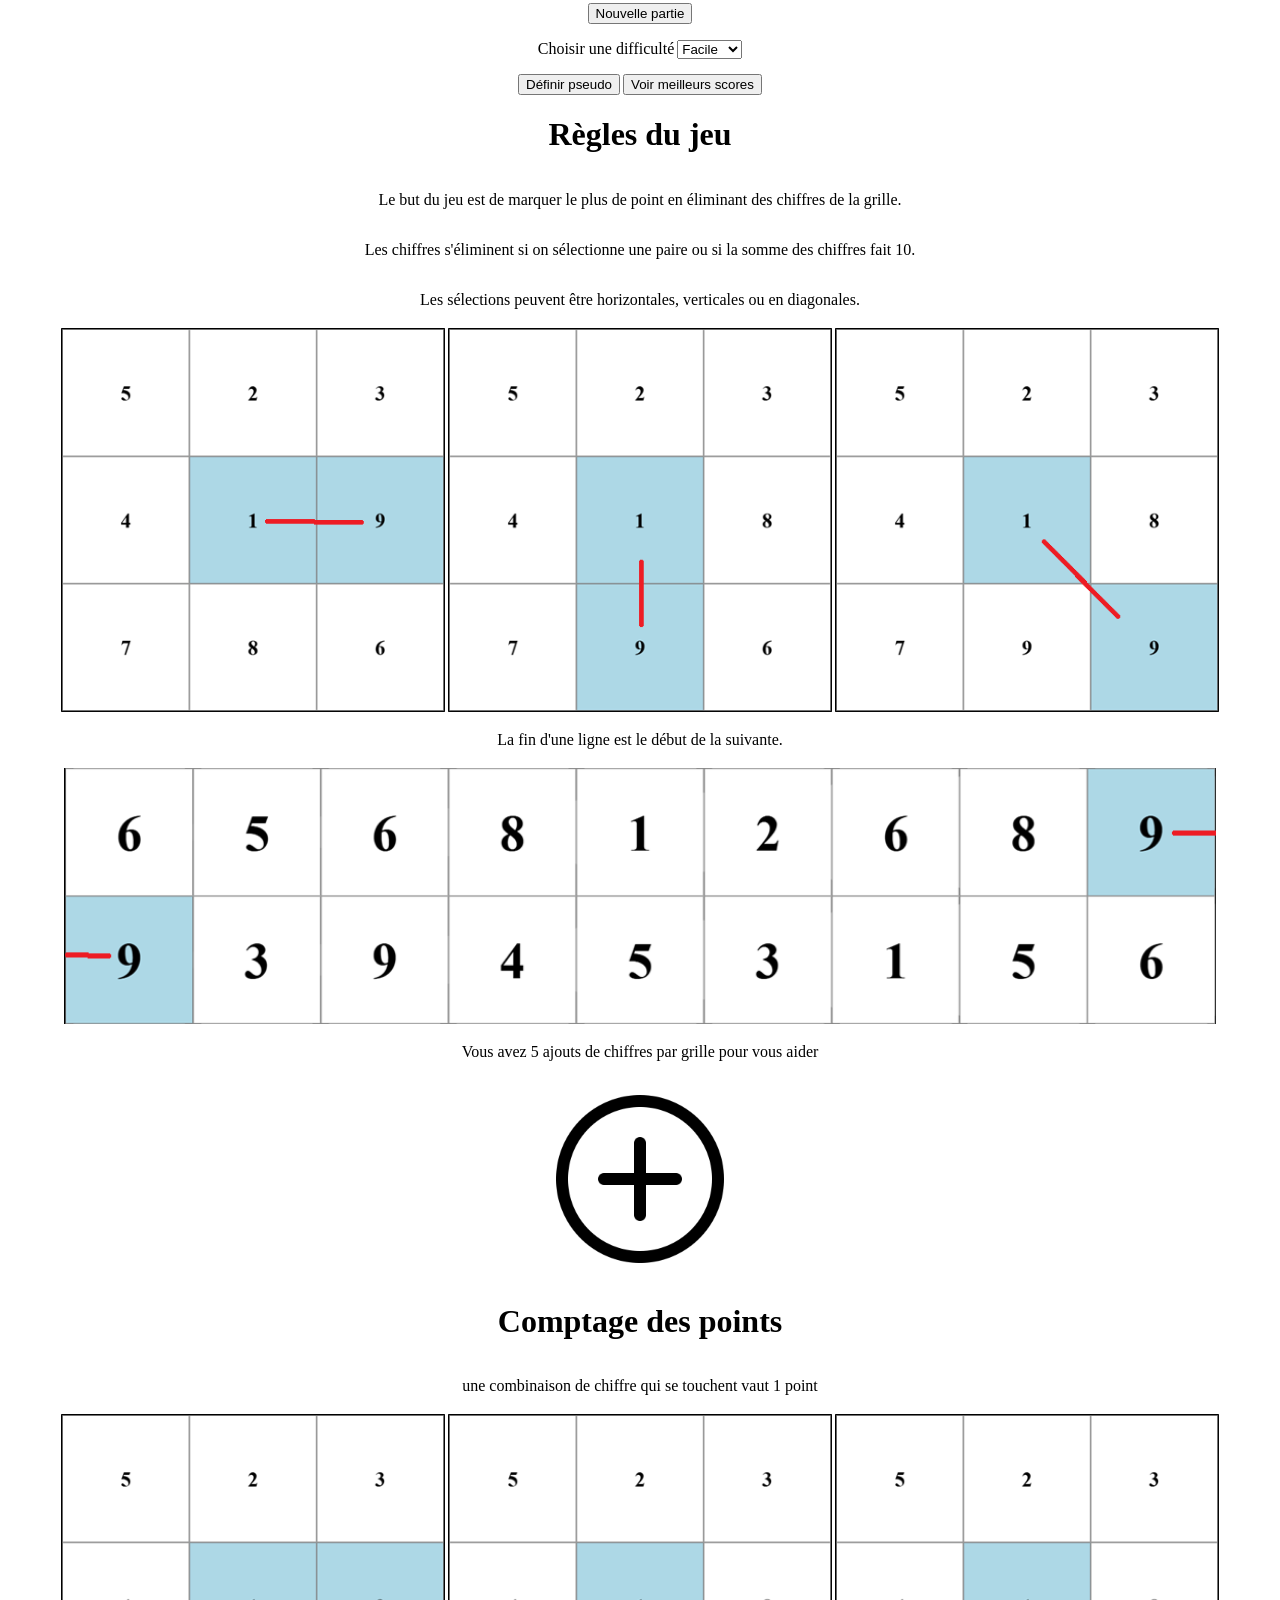
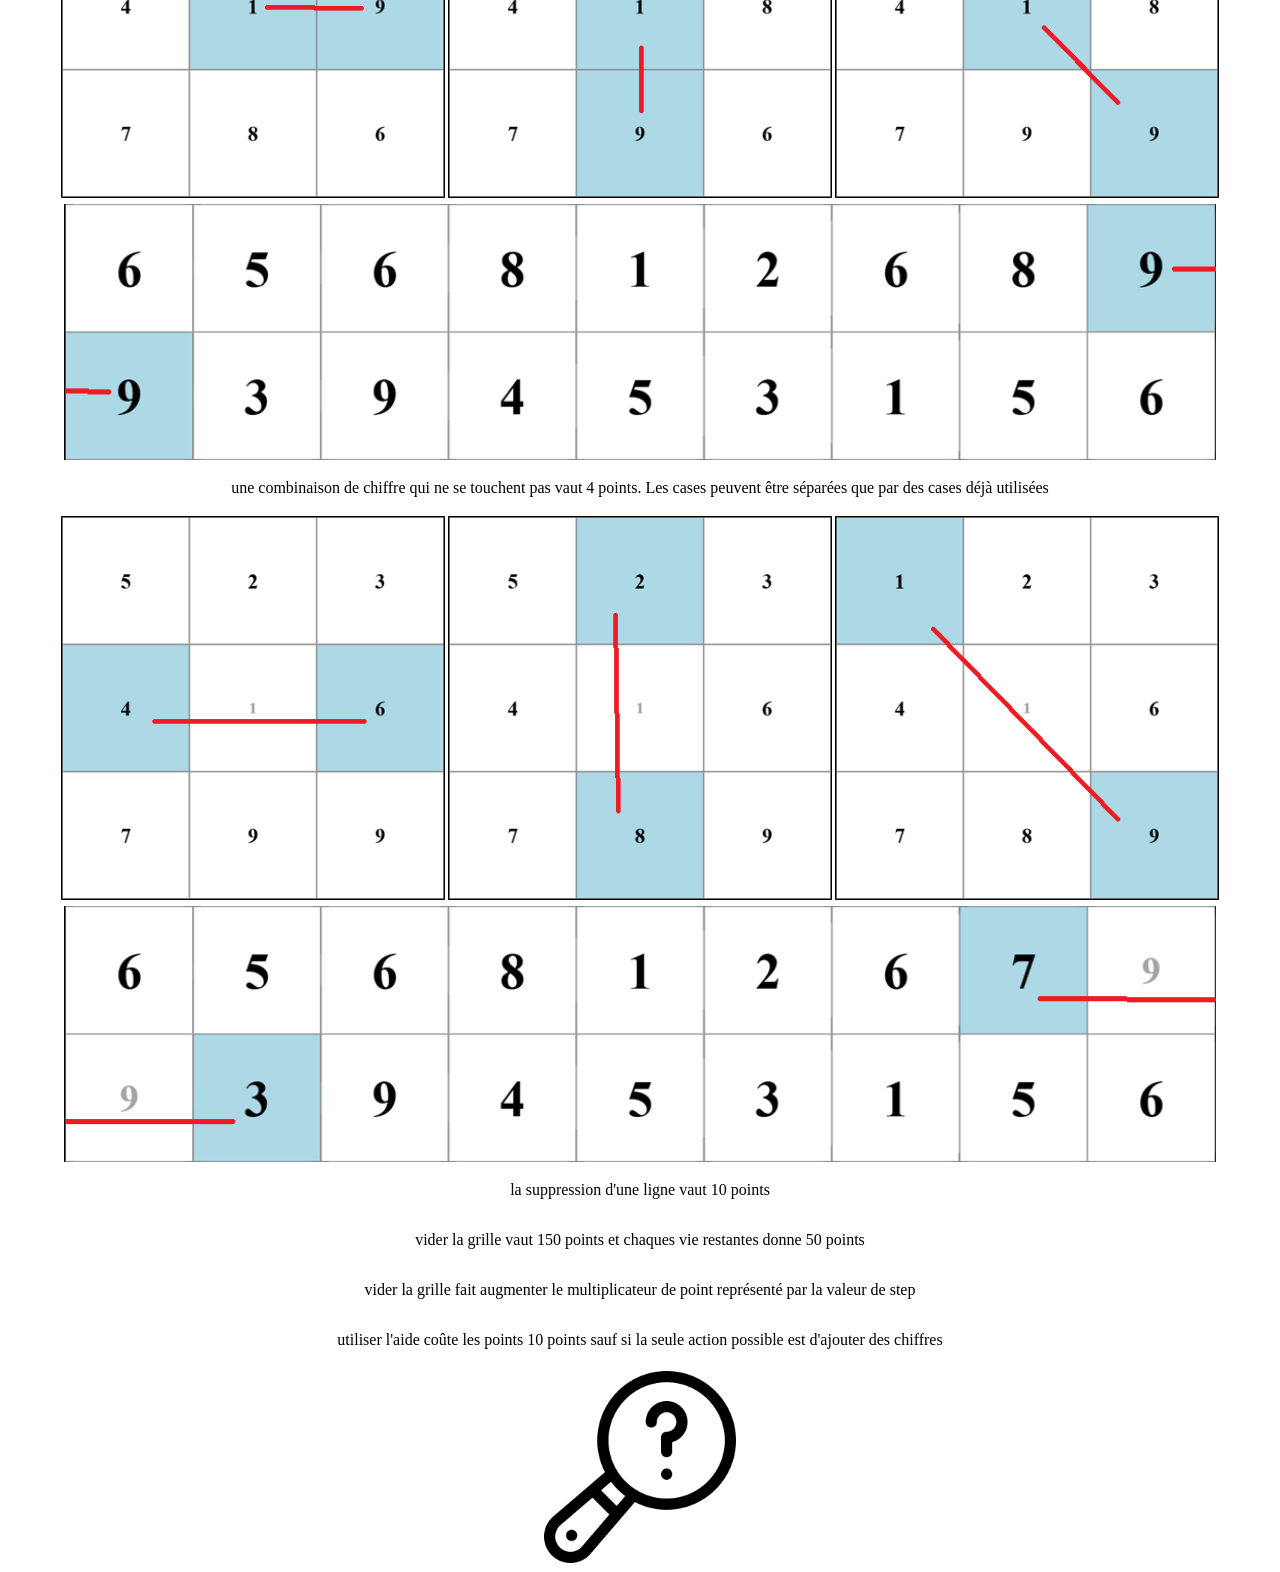
<file: index.html>
<!DOCTYPE html>
<html lang="fr">
<head>
    <meta charset="UTF-8">
    <meta name="viewport" content="width=device-width, initial-scale=1.0">
    <title>Number match</title>
    
    <link rel="stylesheet" href="styles.css">
    <script src="./Scripts/menu.js" defer></script>
    <script src="./Scripts/links.js" defer></script>
    <script src="./Scripts/data.js" defer></script>
    <script src="./Scripts/comAPI.js" defer></script>
</head>
<body>
    <div class="mode">
        <button id ="ng">
            Nouvelle partie
        </button>
        <button id ="lg">
            Reprendre partie
        </button>
    </div>
    <div class="mode">
        <p>Choisir une difficulté</p>
        <select id="level">
            <option value="facile">Facile</option>
            <option value="moyen">Moyen</option>
            <option value="difficile">Difficile</option>
        </select>
    </div>
    <div class="mode">
        <button id ="ps">
            Définir pseudo
        </button>
        <button id ="hs">
            Voir meilleurs scores
        </button>
    </div>
    <div id="menu">
        <div class="menu_line">
            <p>Pseudo</p>
            <input type="text" id="psi" autocomplete="username" name="username">
        </div>
        <div class="menu_line">
            <button id="apply">Appliquer</button>
            <button id="restore">Reset</button>
        </div>
    </div>
    <h1>Règles du jeu</h1>
    <p>Le but du jeu est de marquer le plus de point en éliminant des chiffres de la grille.</p>
    <p>Les chiffres s'éliminent si on sélectionne une paire ou si la somme des chiffres fait 10.</p>
    <p>Les sélections peuvent être horizontales, verticales ou en diagonales.</p> 
    
    <div class="demo">
        <img src="./Ressources/horizontal.png" />
        <img src="./Ressources/vertical.png" />
        <img src="./Ressources/diag.png" />
    </div>

    <p>La fin d'une ligne est le début de la suivante.</p>
    <div class="demo2">
        <img src="./Ressources/fin.png" /> 
    </div>    
    <p>Vous avez 5 ajouts de chiffres par grille pour vous aider</p>
    <div class="demo3">
        <img src="./Ressources/add.png" />
    </div>
    <h1>Comptage des points</h1>
    <p>une combinaison de chiffre qui se touchent vaut 1 point</p>
    <div class="demo">
        <img src="./Ressources/horizontal.png" />
        <img src="./Ressources/vertical.png" />
        <img src="./Ressources/diag.png" />
    </div>
    <div class="demo2">
        <img src="./Ressources/fin.png" />
    </div>
    <p>une combinaison de chiffre qui ne se touchent pas vaut 4 points. Les cases peuvent être séparées que par des cases déjà utilisées</p>
    
    <div class="demo"> 
        <img src="./Ressources/horizontal2.png" />
        <img src="./Ressources/vertical2.png" />
        <img src="./Ressources/d2.png" />
    </div>
    <div class="demo2">
        <img src="./Ressources/end.png" />
    </div>
    <p>la suppression d'une ligne vaut 10 points</p>
    <p>vider la grille vaut 150 points et chaques vie restantes donne 50 points</p>
    <p>vider la grille fait augmenter le multiplicateur de point représenté par la valeur de step</p>
    <p>utiliser l'aide coûte les points 10 points sauf si la seule action possible est d'ajouter des chiffres</p>
    <div class ="demo3">
       <img src="./Ressources/help.png" />
    </div>
    
</body>
</html>
</file>
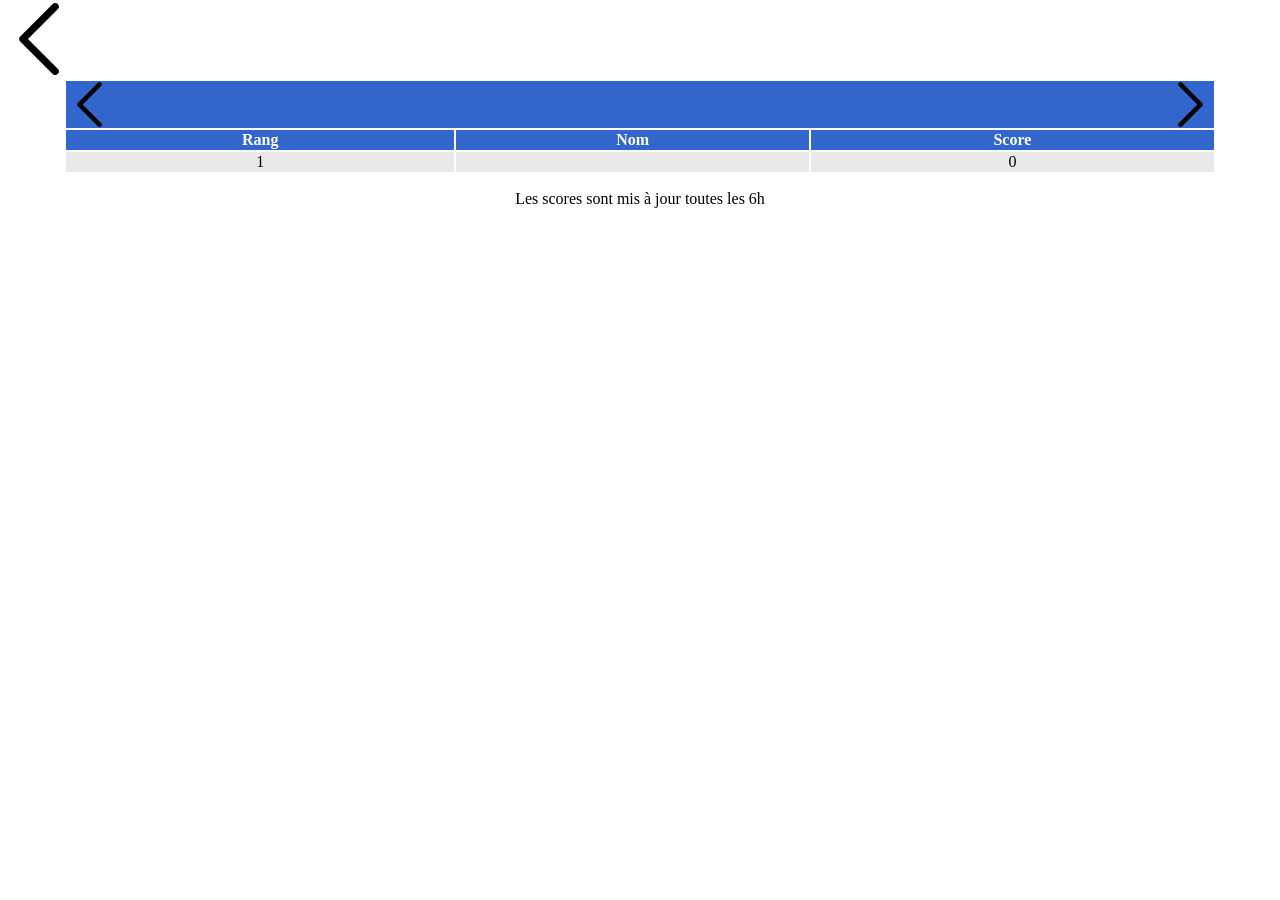
<file: podium.html>
<!DOCTYPE html>
<html lang="fr">
    <head>
        <meta charset="UTF-8">
        <meta name="viewport" content="width=device-width, initial-scale=1.0">
        <title>Number match</title>
        
        <link rel="stylesheet" href="styles.css">
        <script src="./Scripts/scores.js" defer></script>
        <script src="./Scripts/links.js" defer></script>
        <script src="./Scripts/data.js" defer></script>
        <script src="./Scripts/comAPI.js" defer></script>
    </head>
    <body>
        <div id = "back">
            <img src="./Ressources/back.png" alt="back button" />
        </div>
        <table class = "scoreBoard">
            <thead>
                <tr>
                    <th colspan="3">
                        <div class="header-row">
                            <img id="left" src="./Ressources/back.png" alt="Left Icon">
                            <span class="header-title">Mode 2</span>
                            <img id="right"src="./Ressources/back.png" alt="Right Icon">
                        </div>
                    </th>
                </tr>
                <tr>
                    <th>Rang</th>
                    <th>Nom</th>
                    <th>Score</th>
                </tr>
            </thead>
            <tbody class="board-content">
              
            </tbody>
          </table>
          <p>Les scores sont mis à jour toutes les 6h</p>
    </body>
</html>
</file>
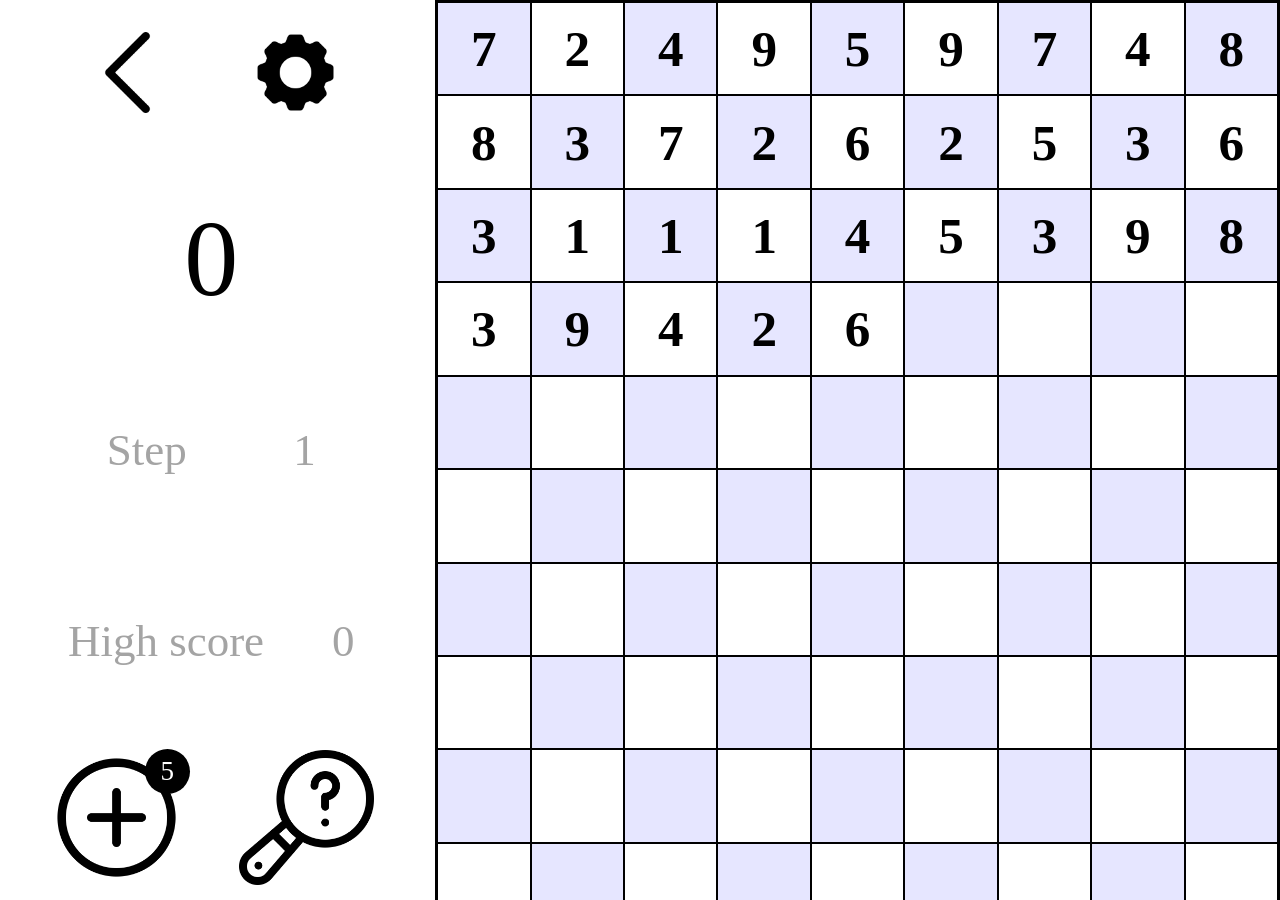
<file: Landscape/game.html>
<!DOCTYPE html>
<html lang="en">
    <head>
        <meta charset="UTF-8">
        <meta name="viewport" content="width=device-width, initial-scale=1, maximum-scale=1, user-scalable=no">

        <title>Number match</title>
        <link rel="stylesheet" href="styles.css">
        
        <script src="../Scripts/element.js" defer></script>
        <script src="../Scripts/game.js" defer></script>
        <script src="../Scripts/script.js" defer></script>
        <script src="../Scripts/solver.js" defer></script>
        <script src="../Scripts/grid.js" defer></script>
        <script src="../Scripts/input.js" defer></script>
        <script src="../Scripts/check.js" defer></script>
        <script src="../Scripts/customization.js" defer></script>
        <script src="../Scripts/links.js" defer></script>
        <script src="../Scripts/data.js" defer></script>
        <script src="../Scripts/comAPI.js" defer></script>
    </head>
    <body>
        <div id="menu">
            <div class="menu_line">
                <button id="apply">Appliquer</button>
                <button id="restore">Reset</button>
            </div>

            
            <div class="menu_line">
                <p>Fond</p>
                <input type="color" class="colorPicker" id="bck">
            </div>

            <div class="menu_line">
                <p>Score</p>
                <input type="color" class="colorPicker" id="scor">
            </div>

            <div class="menu_line">
                <p>Infos</p>
                <input type="color" class="colorPicker" id="subtxt">
            </div>

            <div class="menu_line">
                <p>Boutons</p>
                <input type="color" class="colorPicker" id="btn">
            </div>

            <div class="menu_line">
                <p>Bord</p>
                <input type="color" class="colorPicker" id="brd">
            </div>

            <div class="menu_line">
                <p>Damier A</p>
                <input type="color" class="colorPicker" id="bckpair">
            </div>

            
            <div class="menu_line">
                <p>Damier B</p>
                <input type="color" class="colorPicker" id="bckimpair">
            </div>
            
            <div class="menu_line">
                <p>Selection</p>
                <input type="color" class="colorPicker" id="sel">
            </div>

            <div class="menu_line">
                <p>Indice</p>
                <input type="color" class="colorPicker" id="clu">
            </div>

            <div class="menu_line">
                <p>Erreur</p>
                <input type="color" class="colorPicker" id="fail">
            </div>

            <div class="menu_line">
                <p>Nombre valide</p>
                <input type="color" class="colorPicker" id="valNum">
            </div>
            
            <div class="menu_line">
                <p>Nombre mort</p>
                <input type="color" class="colorPicker" id="deadNum">
            </div>
            
            <div class="menu_line">
                <p>Nombre selection</p>
                <input type="color" class="colorPicker" id="selNum">
            </div>
            
            <div class="menu_line">
                <p>Nombre indice</p>
                <input type="color" class="colorPicker" id="cluNum">
            </div>
            
            <div class="menu_line">
                <p>Nombre erreur</p>
                <input type="color" class="colorPicker" id="failNum">
            </div>
        </div>
        
        <div id="sideBand">
            <div class="section">
                <div id = "back" class =" imgContain">
                    <img class="btn-img" src="../Ressources/back.png" data-original-src="../Ressources/back.png" alt="back button" />
                </div>
                <div id ="opt" class =" imgContain">
                    <img class="btn-img" src="../Ressources/opt.png" data-original-src="../Ressources/opt.png" alt="option button" />
                </div>
            </div>
            <div id ="score" class="section"></div>
            
            <div id = "stepSection" class ="section headed">
                <div class ="subElement">Step</div>
                <div id="step" class ="subElement"></div>
            </div>
            <div id ="highSection" class ="section headed">
                <div class ="subElement">High score</div>
                <div id="highScore"  class ="subElement"></div>
            </div>

            <div class="section">
                <div id = "add" class ="botElement ">
                    <button id ="addBtn" status="0">
                        <img class="btn-img" src="../Ressources/add.png" data-original-src="../Ressources/add.png" alt="add button" />
                    </button>
                    <div id ="life" class ="botTag"></div>
                </div>
                <div id ="help" class="botElement ">
                    <button id="help">
                        <img class="btn-img" src="../Ressources/help.png" data-original-src="../Ressources/help.png" alt="help button" />
                    </button>

                </div>
            </div>
        </div>
        <div id="content">
            <table class="grid-table">
              <tbody>

              </tbody>
            </table>
        </div>
    </body>
</html>
</file>
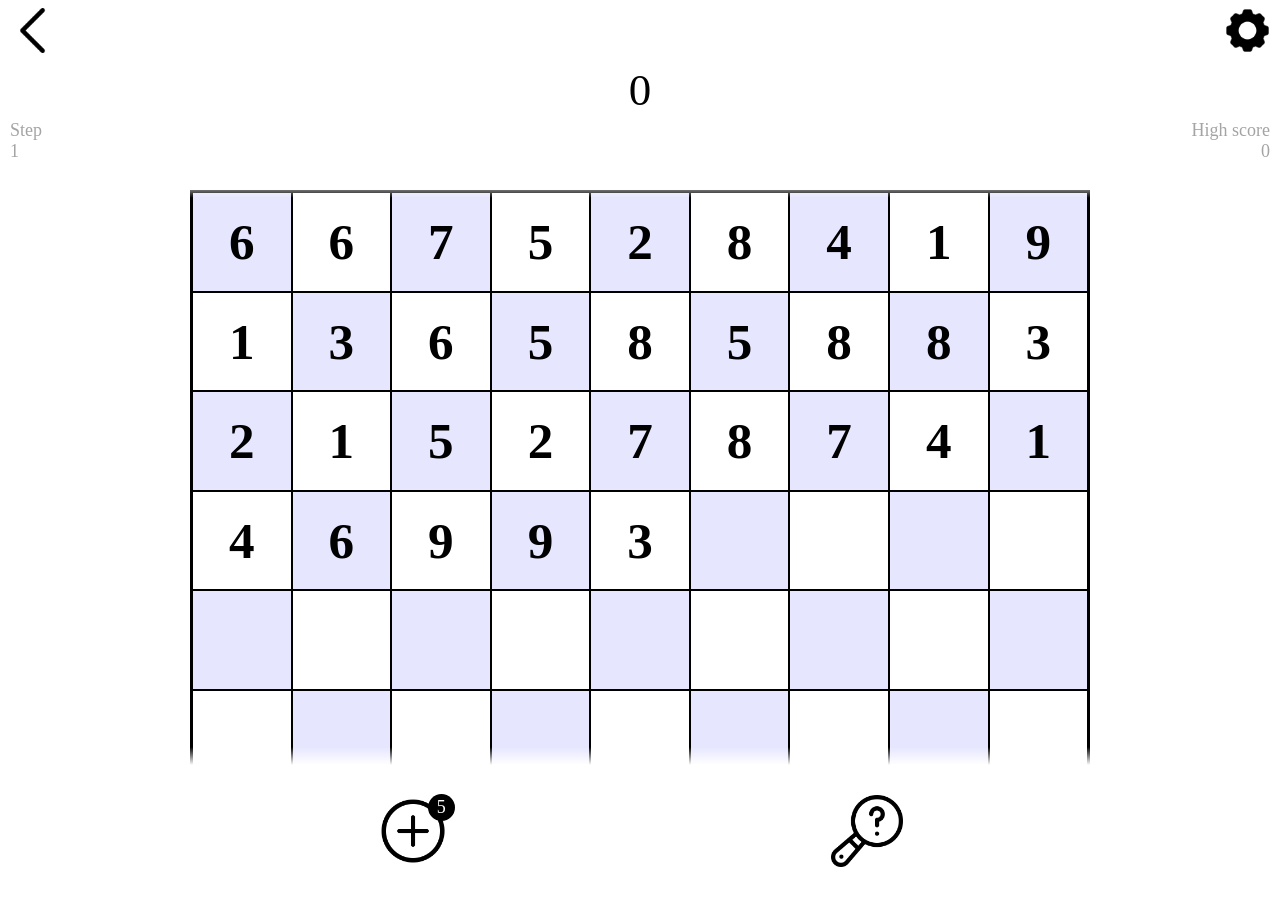
<file: Portrait/game.html>
<!DOCTYPE html>
<html lang="en">
    <head>
        <meta charset="UTF-8">
        <meta name="viewport" content="width=device-width, initial-scale=1, maximum-scale=1, user-scalable=no">

        <title>Number match</title>
        <link rel="stylesheet" href="styles.css">
        
        <script src="../Scripts/element.js" defer></script>
        <script src="../Scripts/game.js" defer></script>
        <script src="../Scripts/script.js" defer></script>
        <script src="../Scripts/solver.js" defer></script>
        <script src="../Scripts/grid.js" defer></script>
        <script src="../Scripts/input.js" defer></script>
        <script src="../Scripts/check.js" defer></script>
        <script src="../Scripts/customization.js" defer></script>
        <script src="../Scripts/links.js" defer></script>
        <script src="../Scripts/data.js" defer></script>
        <script src="../Scripts/comAPI.js" defer></script>
    </head>
    <body>
        <div id="menu">
            <div class="menu_line">
                <button id="apply">Appliquer</button>
                <button id="restore">Reset</button>
            </div>

            
            <div class="menu_line">
                <p>Fond</p>
                <input type="color" class="colorPicker" id="bck">
            </div>

            <div class="menu_line">
                <p>Score</p>
                <input type="color" class="colorPicker" id="scor">
            </div>

            <div class="menu_line">
                <p>Infos</p>
                <input type="color" class="colorPicker" id="subtxt">
            </div>

            <div class="menu_line">
                <p>Boutons</p>
                <input type="color" class="colorPicker" id="btn">
            </div>

            <div class="menu_line">
                <p>Bord</p>
                <input type="color" class="colorPicker" id="brd">
            </div>

            <div class="menu_line">
                <p>Damier A</p>
                <input type="color" class="colorPicker" id="bckpair">
            </div>

            
            <div class="menu_line">
                <p>Damier B</p>
                <input type="color" class="colorPicker" id="bckimpair">
            </div>
            
            <div class="menu_line">
                <p>Selection</p>
                <input type="color" class="colorPicker" id="sel">
            </div>

            <div class="menu_line">
                <p>Indice</p>
                <input type="color" class="colorPicker" id="clu">
            </div>

            <div class="menu_line">
                <p>Erreur</p>
                <input type="color" class="colorPicker" id="fail">
            </div>

            <div class="menu_line">
                <p>Nombre valide</p>
                <input type="color" class="colorPicker" id="valNum">
            </div>
            
            <div class="menu_line">
                <p>Nombre mort</p>
                <input type="color" class="colorPicker" id="deadNum">
            </div>
            
            <div class="menu_line">
                <p>Nombre selection</p>
                <input type="color" class="colorPicker" id="selNum">
            </div>
            
            <div class="menu_line">
                <p>Nombre indice</p>
                <input type="color" class="colorPicker" id="cluNum">
            </div>
            
            <div class="menu_line">
                <p>Nombre erreur</p>
                <input type="color" class="colorPicker" id="failNum">
            </div>
        </div>

        <div id="topBand">
            <div id = "back" class ="topElement imgContain">
                <img class="btn-img" src="../Ressources/back.png" data-original-src="../Ressources/back.png" alt="back button" />
            </div>
            <div id ="opt" class ="topElement imgContain">
                <img class="btn-img" src="../Ressources/opt.png" data-original-src="../Ressources/opt.png" alt="option button" />
            </div>
            <div id ="score" class="topElement"></div>
            <div id = "stepSection" class ="topElement">
                <div class ="subTopElement">Step</div>
                <div id="step" class ="subTopElement"></div>
            </div>
            <div id ="highSection" class ="topElement">
                <div class ="subTopElement">High score</div>
                <div id="highScore"  class ="subTopElement"></div>
            </div>
        </div>
        <div id="content">
            <table class="grid-table">
              <tbody>

              </tbody>
            </table>
        </div>
        <div id="botBand">
            <div id = "add" class ="botElement ">
                <button id ="addBtn" status="0">
                    <img class="btn-img" src="../Ressources/add.png" data-original-src="../Ressources/add.png" alt="add button" />
                </button>
                <div id ="life" class ="botTag"></div>
            </div>
            <div id ="help" class="botElement ">
                <button id="help">
                    <img class="btn-img" src="../Ressources/help.png" data-original-src="../Ressources/help.png" alt="help button" />
                </button>

            </div>
        </div>
        <div id="topTrans"></div>
        <div id="botTrans"></div>
    </body>
</html>
</file>
<file: styles.css>
/* styles.css */
body {
    margin: 0;
    padding: 3px;
    display: flex;
    flex-direction: column;
    
    align-items: center; /* Centre horizontalement */
    justify-content: space-evenly;
}
.mode{
    gap: 3px;
    width: auto;
    display: flex;
    flex-direction: row;
    align-items: center; /* Aligne verticalement le contenu */
    justify-content:space-evenly; /* Aligne horizontalement le contenu */
}

#menu {
    display: none; /* Invisible par défaut */
    position: fixed;
    top: 50%;
    left: 50%;
    transform: translate(-50%, -50%); /* Centrage */
    background-color: white;
    border: 1px solid #000000;
    padding: 20px;
    z-index: 1000;
    border-radius: 10px;
    max-width: 90dvw;
    max-height: 90dvh;
    overflow-y: auto; /* Permet au contenu de défiler verticalement */
  }

.menu_line {
    height: 10%; /* 10% de la hauteur du menu */
    width:  100%; /* 100% de la largeur du menu */
    display: flex;
    align-items: center; /* vertical alignment */
    justify-content: space-between; /* spacing entre éléments */
}

.menu_line p {
    /* Appliquer des styles au <p> dans .menu_line */
    margin: 5px; /* Par exemple, mettre le texte en rouge */
  }

.menu_line input {
    /* Appliquer des styles au <p> dans .menu_line */
    margin: 5px; /* Par exemple, mettre le texte en rouge */
}

.demo {
    padding: 3px;
    gap: 3px;
    display: flex; /* Flexbox pour aligner le contenu */
    flex-direction: row;
    align-items: center; /* Aligne verticalement le contenu */
    justify-content:space-evenly; /* Aligne horizontalement le contenu */
}
.demo2 {
    padding: 3px;
    display: flex; /* Flexbox pour aligner le contenu */
    align-items: center; /* Aligne verticalement le contenu */
}

.demo3 {
    padding: 3px;
    gap: 3px;
    display: flex; /* Flexbox pour aligner le contenu */
    align-items: center; /* Aligne verticalement le contenu */
}

.demo img{
    height : auto;
    width: 30dvw;
    
}

.demo2 img{
    height : auto;
    width: 90dvw;
    
}


.demo3 img{
    margin: 3px;
    height : auto;
    width: 15dvw;
    
}

#back{
    width: 100%;
    align-items: left; /* Aligne verticalement le contenu */

}

#back img{
    height: 8dvh;
    width: auto;
}

table {
    width: 90dvw;
    border-spacing: 2px;


}

thead {
    background-color: #3366cc;
    color: white;
    font-weight: bold;
  }

  .header-row{
    display: flex; /* Flexbox pour aligner le contenu */
    flex-direction: row;
    align-items: center; /* Aligne verticalement le contenu */
    justify-content:space-between; /* Aligne horizontalement le contenu */
  }

  .header-row img {
    width: auto;
    height: 5dvh;
  }

  #right{
    transform: scaleX(-1);
    align-items: right; /* Aligne verticalement le contenu */
  }

  #left{
    align-items: left; /* Aligne verticalement le contenu */
  }

  .header-title {
    font-size: 5dvh;
  }


  tbody td {
    background:#e9e9e9;
    text-align: center;
  }
</file>
<file: Landscape/styles.css>
/* styles.css */
:root {
    --bck-color: rgb(255, 255, 255);
    --score-color:rgb(0,0,0);
    --subtxt-color:rgb(164,164,164);
    --btn-color:rgb(0,0,0);
    --border-color : rgb(0,0,0);
    --bckpair-color: rgb(255, 255, 255);
    --bckimpair-color: rgb(230, 230, 255);
    --selection-color : rgb(122, 217, 255);
    --clue-color : rgb(50, 186, 68);
    --fail-color : rgb(255,0,0);
    --valnmb-color : rgb(0,0,0);
    --deadnmb-color : rgb(164,164,164);
    --selnmb-color : rgb(0, 0, 0);
    --cluenmb-color : rgb(0, 0, 0);
    --failnmb-color : rgb(0, 0, 0);
}



body {
    margin: 0;
    padding: 0;
    display: flex;
    flex-direction: row;
    height: 100dvh;
    justify-content: center; /* Centre horizontalement */
    
    background-color: var(--bck-color);
}


#menu {
    display: none; /* Invisible par défaut */
    position: fixed;
    top: 50%;
    left: 50%;
    transform: translate(-50%, -50%); /* Centrage */
    background-color: white;
    border: 1px solid #000000;
    padding: 20px;
    z-index: 1000;
    border-radius: 10px;
    max-width: 90dvw;
    max-height: 90dvh;
    overflow-y: auto; /* Permet au contenu de défiler verticalement */
  }

.menu_line {
    height: 10%; /* 10% de la hauteur du menu */
    width:  100%; /* 100% de la largeur du menu */
    display: flex;
    align-items: center; /* vertical alignment */
    justify-content: space-between; /* spacing entre éléments */
}

.menu_line p {
    /* Appliquer des styles au <p> dans .menu_line */
    margin: 5px; /* Par exemple, mettre le texte en rouge */
  }

.menu_line input {
    /* Appliquer des styles au <p> dans .menu_line */
    margin: 5px; /* Par exemple, mettre le texte en rouge */
}

#sideBand {
    background-color: var(--bck-color);
    height: 100dvh; /* Toute la hauteur de l’écran */
    width: 33dvw; /* 33% de la largeur de l’écran */

    display: flex;
    flex-direction: column;

    font-size: 15dvh;
    align-items: center; /* Centre horizontalement les enfants */
    justify-content:space-between; /* Aligne horizontalement le contenu */


    position: fixed; /* Fixé sur le côté */
    left: 0; /* Place le panneau à gauche */
    top: 0;
}

.section{
    
    
    height: 15dvh; /* 15% de la hauteur de l'écran */
    width: 100%; /* Toute la largeur */
    display: flex; /* Flexbox pour aligner le contenu */
    flex-direction: row;
    align-items: center; /* Aligne verticalement le contenu */
    justify-content:space-evenly; /* Aligne horizontalement le contenu */
}


.imgContain img {
    width: auto;  /* L'image prendra toute la largeur du div */
    height: 9dvh; /* L'image gardera ses proportions */
    
  }


#score {
    
    font-size: 12dvh;
    color: var(--score-color);
}


.headed{
    display: flex;
    flex-direction: row;
}

.subElement{
    font:normal;
    font-size: 5dvh;
    color:var(--subtxt-color);
}


.botElement {
    position: relative; /* Permet de positionner les éléments enfants par rapport à ce div */
}

.botElement img {
    width: auto;
    height: 15dvh; /* L'image gardera ses proportions */
}

.botTag {
    position: absolute;  /* Positionnement absolu par rapport à `.botElement` */
    top: 0;              /* L'élément est collé en haut du conteneur */
    right: 0;             /* L'élément est collé à gauche du conteneur */
    background-color: var(--btn-color);  /* Optionnel : couleur de fond semi-transparente */
    color: var(--bck-color);       /* Texte en blanc */
    padding: 1dvh;        /* Un peu de padding autour du texte */
    border-radius: 50%;  /* Pour rendre le tag circulaire */
    width: 3dvh;         /* Largeur du tag */
    height: 3dvh;        /* Hauteur du tag */
    display: flex;       /* Utilisation de flexbox pour centrer le texte */
    justify-content: center; /* Centrer horizontalement */
    align-items: center;     /* Centrer verticalement */
    font-size: 3dvh;      /* Taille du texte */
}

#content {
    width: 66dvw; /* 80% de la largeur de l’écran */
    display: flex;
    justify-content: center; /* Centre le contenu principal */
    height: 100vh;
    overflow-y: auto; /* Permet au contenu de défiler verticalement */
    position: fixed; /* Fixé sur le côté */
    right: 0; /* Place le panneau à gauche */
    top: 0;
    
}

#help {
    background-color:  var(--bck-color);
    border: none;
    
}

#addBtn[status="0"] {
    background-color:  var(--bck-color);
    
    border: none;
    
}

#addBtn[status="1"] {
    background-color:var(--clue-color); /* Couleur pour visualisation */
    border: none;
    
}


.grid-table {
    border: 2px solid var(--border-color);;
    width: 100%; /* Le tableau prend toute la largeur */
    border-collapse: collapse; /* Supprime les espaces entre les cellules */
}

.grid-table tr {
    display: flex; /* Transforme les lignes en conteneurs flexibles */
}


.grid-table td {
    flex: 1; /* Chaque cellule occupe une part égale de la largeur */
    aspect-ratio: 1 / 1; /* Hauteur égale à la largeur pour chaque cellule */
    font-weight: bold;
    
    border: 1px solid var(--border-color);
    display: flex; /* Permet d'aligner le contenu correctement */
    align-items: center; /* Aligne verticalement le contenu */
    justify-content: center; /* Aligne horizontalement le contenu */
    font-size: 4vw;
}

td[pair="0"]{
    background-color: var(--bckimpair-color);
}

td[pair="1"]{
    background-color: var(--bckpair-color);
}
td[status="0"]{/* vide */
    color: var(--bck-color);
}

td[status="1"]{/* inactif valide pair*/
    color: var(--valnmb-color);
    font-size: 4vw;
}

td[status="2"]{ /* inactif invalide */
    color: var(--deadnmb-color);
    font-size: 3vw;
}

td[status="3"]{ /* selection */
    background-color: var(--selection-color); /* Couleur pour visualisation */
    color: var(--selnmb-color);
    font-size: 4vw;
}

td[status="4"]{ /* indice */
    background-color: var(--clue-color); /* Couleur pour visualisation */
    color: var(--cluenmb-color);
    font-size: 4vw;
}

td[status="5"]{ /* fail */
    color: var(--failnmb-color);
    font-size: 4vw;
    /*display: inline-block;  /* Nécessaire pour appliquer transform */
    animation: blinker .5s ease-in-out 3; /* L'animation dure 1 seconde et est répétée à l'infini */
}




/* Définition de l'animation */
@keyframes blinker {
    0%, 100% {
        background-color: var(--bck-color); /* Rétablit la couleur de fond initiale */
    }
    50% {
        background-color: var(--fail-color); /* Change la couleur de fond en rouge */
    }
}
</file>
<file: Portrait/styles.css>
/* styles.css */

:root {
    --bck-color: rgb(255, 255, 255);
    --score-color:rgb(0,0,0);
    --subtxt-color:rgb(164,164,164);
    --btn-color:rgb(0,0,0);
    --border-color : rgb(0,0,0);
    --bckpair-color: rgb(255, 255, 255);
    --bckimpair-color: rgb(230, 230, 255);
    --selection-color : rgb(122, 217, 255);
    --clue-color : rgb(50, 186, 68);
    --fail-color : rgb(255,0,0);
    --valnmb-color : rgb(0,0,0);
    --deadnmb-color : rgb(164,164,164);
    --selnmb-color : rgb(0, 0, 0);
    --cluenmb-color : rgb(0, 0, 0);
    --failnmb-color : rgb(0, 0, 0);
}


body {
    margin: 0;
    padding: 0;
    display: flex;
    flex-direction: column;
    height: 100dvh;
    overflow:hidden; /* Empêche le défilement */
    
    justify-content: center; /* Centre horizontalement */
    background-color: var(--bck-color);
}

#menu {
    display: none; /* Invisible par défaut */
    position: fixed;
    top: 50%;
    left: 50%;
    transform: translate(-50%, -50%); /* Centrage */
    background-color: white;
    border: 1px solid #000000;
    padding: 20px;
    z-index: 1000;
    border-radius: 10px;
    max-width: 90dvw;
    max-height: 90dvh;
    overflow-y: auto; /* Permet au contenu de défiler verticalement */
  }

.menu_line {
    height: 10%; /* 10% de la hauteur du menu */
    width:  100%; /* 100% de la largeur du menu */
    display: flex;
    align-items: center; /* vertical alignment */
    justify-content: space-between; /* spacing entre éléments */
}

.menu_line p {
    /* Appliquer des styles au <p> dans .menu_line */
    margin: 5px; /* Par exemple, mettre le texte en rouge */
  }

.menu_line input {
    /* Appliquer des styles au <p> dans .menu_line */
    margin: 5px; /* Par exemple, mettre le texte en rouge */
}

#topBand {
    background-color: var(--bck-color);
    height: 20dvh; /* 20% de la hauteur de l'écran */
    width: 100%; /* Toute la largeur */
    display: grid;
    grid-template-rows: 1fr 1fr 1fr; /* Divise en trois lignes égales */
    grid-template-columns: 1fr 1fr 1fr; /* Divise en trois colonnes égales */
}

#topTrans{
    background:linear-gradient(to bottom, var(--bck-color), rgba(255, 255, 255, 0));
    position: absolute;
    top: 20dvh; /* Distance du haut du conteneur */
    left: 0px; /* Distance de la gauche du conteneur */
    height: 2dvh; /* 20% de la hauteur de l'écran */
    width: 100%; /* Toute la largeur */

}

.imgContain img {
    width: auto;  /* L'image prendra toute la largeur du div */
    height: 5dvh; /* L'image gardera ses proportions */
  }

.topElement {
    display: flex; /* Flexbox pour aligner le contenu */
    align-items: center; /* Centre verticalement */
    font-size: 5dvh;
    color:black;
    padding-left: 10px;
    padding-right: 10px;
}

#back {
    justify-content: flex-start; /* Aligner à gauche */
    grid-column: 1;
    grid-row: 1;
}

#opt {
    justify-content: flex-end; /* Aligner à droite */
    grid-column: 3;
    grid-row: 1;
}

#score {
    grid-column: 2;
    grid-row: 2;
    color: var(--score-color);
    justify-content: center; /* Par défaut : centre horizontal */
}

#stepSection {
    grid-column: 1;
    grid-row: 3;
    display: flex; /* Flexbox pour aligner le contenu */
    flex-direction: column;
    align-items: flex-start; 
    
}

#highSection {
    grid-column: 3;
    grid-row: 3;
    display: flex; /* Flexbox pour aligner le contenu */
    flex-direction: column;
    align-items: flex-end; 
}

.subTopElement{
    font:normal;
    font-size: 2dvh;
    color:var(--subtxt-color);
}

#botBand {
    background-color: var(--bck-color);
    height: 15dvh; /* 15% de la hauteur de l'écran */
    width: 100%; /* Toute la largeur */
    display: flex; /* Flexbox pour aligner le contenu */
    flex-direction: row;
    align-items: center; /* Aligne verticalement le contenu */
    justify-content:space-evenly; /* Aligne horizontalement le contenu */
    
}

.botElement {
    position: relative; /* Permet de positionner les éléments enfants par rapport à ce div */
}

.botElement img {
    width: auto;
    height: 8dvh; /* L'image gardera ses proportions */
}

.botTag {
    position: absolute;  /* Positionnement absolu par rapport à `.botElement` */
    top: 0;              /* L'élément est collé en haut du conteneur */
    right: 0;             /* L'élément est collé à gauche du conteneur */
    background-color: var(--btn-color);  /* Optionnel : couleur de fond semi-transparente */
    color: var(--bck-color);        /* Texte en blanc */
    padding: 1dvh;        /* Un peu de padding autour du texte */
    border-radius: 50%;  /* Pour rendre le tag circulaire */
    width: 1dvh;         /* Largeur du tag */
    height: 1dvh;        /* Hauteur du tag */
    display: flex;       /* Utilisation de flexbox pour centrer le texte */
    justify-content: center; /* Centrer horizontalement */
    align-items: center;     /* Centrer verticalement */
    font-size: 2dvh;      /* Taille du texte */
}

#botTrans{
    background:linear-gradient(to top, var(--bck-color), rgba(255, 255, 255, 0));
    position: absolute;
    bottom: 15dvh; /* Distance du haut du conteneur */
    left: 0px; /* Distance de la gauche du conteneur */
    height: 2dvh; /* 20% de la hauteur de l'écran */
    width: 100%; /* Toute la largeur */

}

#content {
    background-color: var(--bck-color);
    flex: 1;
    text-align: center;
    padding: 10px;
    overflow-y: auto; /* Permet au contenu de défiler verticalement */
    display: flex;
    justify-content: center; /* Aligne horizontalement le contenu */
    
    
    
}

#help {
    background-color: var(--bck-color);
    
    border: none;
    
}

#addBtn[status="0"] {
    background-color: var(--bck-color);
    
    border: none;
    
}

#addBtn[status="1"] {
    background-color: var(--clue-color); /* Couleur pour visualisation */
    border: none;
    
}


.grid-table {
    border: 2px solid var(--border-color);
    width: 100%; /* Le tableau prend toute la largeur */
    border-collapse: collapse; /* Supprime les espaces entre les cellules */
    max-width: 100dvh;
}

.grid-table tr {
    display: flex; /* Transforme les lignes en conteneurs flexibles */
}


.grid-table td {
    flex: 1; /* Chaque cellule occupe une part égale de la largeur */
    aspect-ratio: 1 / 1; /* Hauteur égale à la largeur pour chaque cellule */
    font-weight: bold;
    
    border: 1px solid var(--border-color);
    display: flex; /* Permet d'aligner le contenu correctement */
    align-items: center; /* Aligne verticalement le contenu */
    justify-content: center; /* Aligne horizontalement le contenu */
    font-size: 4vw;
}
td[pair="0"]{
    background-color: var(--bckimpair-color);
}

td[pair="1"]{
    background-color: var(--bckpair-color);
}
td[status="0"]{/* vide */
    color: var(--bck-color);
}

td[status="1"]{/* inactif valide pair*/
    color: var(--valnmb-color);
    font-size: 4vw;
}

td[status="2"]{ /* inactif invalide */
    color: var(--deadnmb-color);
    font-size: 3vw;
}

td[status="3"]{ /* selection */
    background-color: var(--selection-color); /* Couleur pour visualisation */
    color: var(--selnmb-color);
    font-size: 4vw;
}

td[status="4"]{ /* indice */
    background-color: var(--clue-color); /* Couleur pour visualisation */
    color: var(--cluenmb-color);
    font-size: 4vw;
}

td[status="5"]{ /* fail */
    color: var(--failnmb-color);
    font-size: 4vw;
    /*display: inline-block;  /* Nécessaire pour appliquer transform */
    animation: blinker .5s ease-in-out 3; /* L'animation dure 1 seconde et est répétée à l'infini */
}




/* Définition de l'animation */
@keyframes blinker {
    0%, 100% {
        background-color: var(--bck-color); /* Rétablit la couleur de fond initiale */
    }
    50% {
        background-color: var(--fail-color); /* Change la couleur de fond en rouge */
    }
}
</file>
